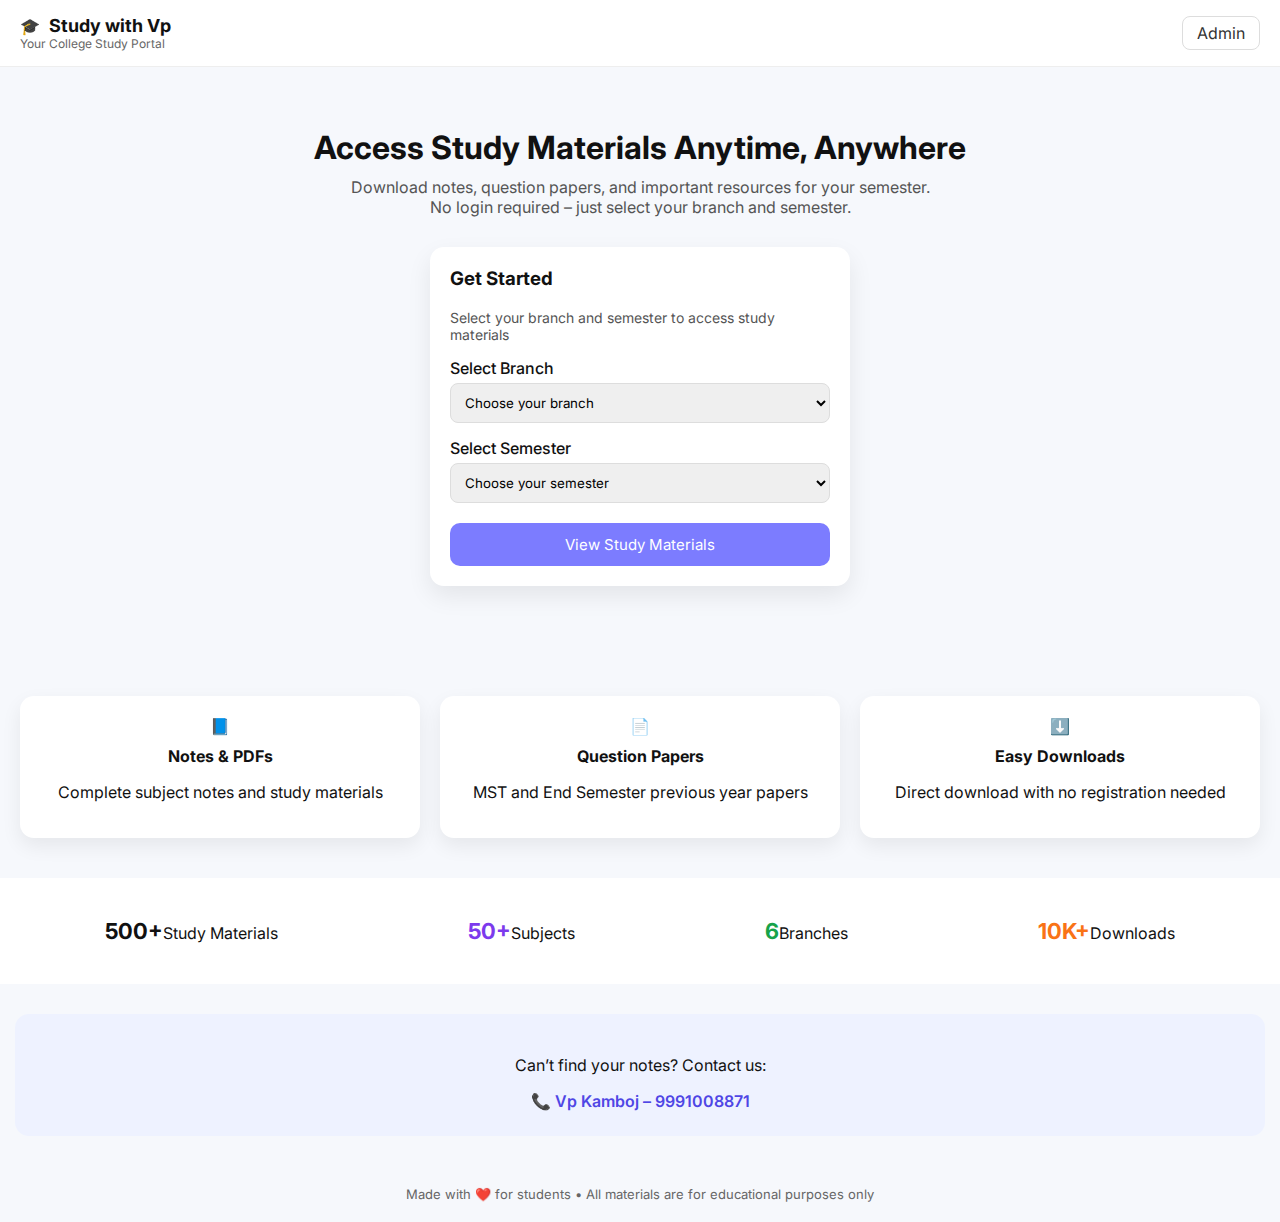
<file: index.html>
<!DOCTYPE html>
<html lang="en">
<head>
  <meta charset="UTF-8">
  <title>Study with Vp</title>
  <meta name="viewport" content="width=device-width, initial-scale=1.0">

  <!-- Google Font -->
  <link href="https://fonts.googleapis.com/css2?family=Inter:wght@400;500;600;700&display=swap" rel="stylesheet">

  <link rel="stylesheet" href="css/style.css">
</head>
<body>

<!-- NAVBAR -->
<header class="navbar">
  <div class="nav-left">
    🎓 <span>Study with Vp</span>
    <small>Your College Study Portal</small>
  </div>
  <a href="admin.html" class="admin-btn">Admin</a>
</header>

<!-- HERO -->
<section class="hero">
  <h1>Access Study Materials Anytime, Anywhere</h1>
  <p>
    Download notes, question papers, and important resources for your semester.
    <br>No login required – just select your branch and semester.
  </p>

  <!-- CARD -->
  <div class="card">
    <h3>Get Started</h3>
    <p class="muted">Select your branch and semester to access study materials</p>

    <label>Select Branch</label>
    <select id="branch">
      <option value="">Choose your branch</option>
      <option value="civil">Civil</option>
      <option value="mechanical">Mechanical</option>
      <option value="cse">CSE</option>
    </select>

    <label>Select Semester</label>
    <select id="semester">
      <option value="">Choose your semester</option>
      <option value="Sem 1">Sem 1</option>
      <option value="Sem 2">Sem 2</option>
      <option value="Sem 3">Sem 3</option>
      <option value="Sem 4">Sem 4</option>
    </select>

    <button onclick="go()">View Study Materials</button>
  </div>
</section>

<!-- FEATURES -->
<section class="features">
  <div class="feature">
    📘
    <h4>Notes & PDFs</h4>
    <p>Complete subject notes and study materials</p>
  </div>

  <div class="feature">
    📄
    <h4>Question Papers</h4>
    <p>MST and End Semester previous year papers</p>
  </div>

  <div class="feature">
    ⬇️
    <h4>Easy Downloads</h4>
    <p>Direct download with no registration needed</p>
  </div>
</section>

<!-- STATS -->
<section class="stats">
  <div><b>500+</b><span>Study Materials</span></div>
  <div><b class="purple">50+</b><span>Subjects</span></div>
  <div><b class="green">6</b><span>Branches</span></div>
  <div><b class="orange">10K+</b><span>Downloads</span></div>
</section>

<!-- CONTACT -->
<section class="contact">
  <p>Can’t find your notes? Contact us:</p>
  <a href="tel:9991008871">📞 Vp Kamboj – 9991008871</a>
</section>

<!-- FOOTER -->
<footer>
  Made with ❤️ for students • All materials are for educational purposes only
</footer>

<script>
function go() {
  const b = branch.value;
  const s = semester.value;
  if (!b || !s) {
    alert("Please select branch and semester");
    return;
  }
  location.href = `subjects.html?b=${b}&s=${s}`;
}
</script>

</body>
</html>
</file>
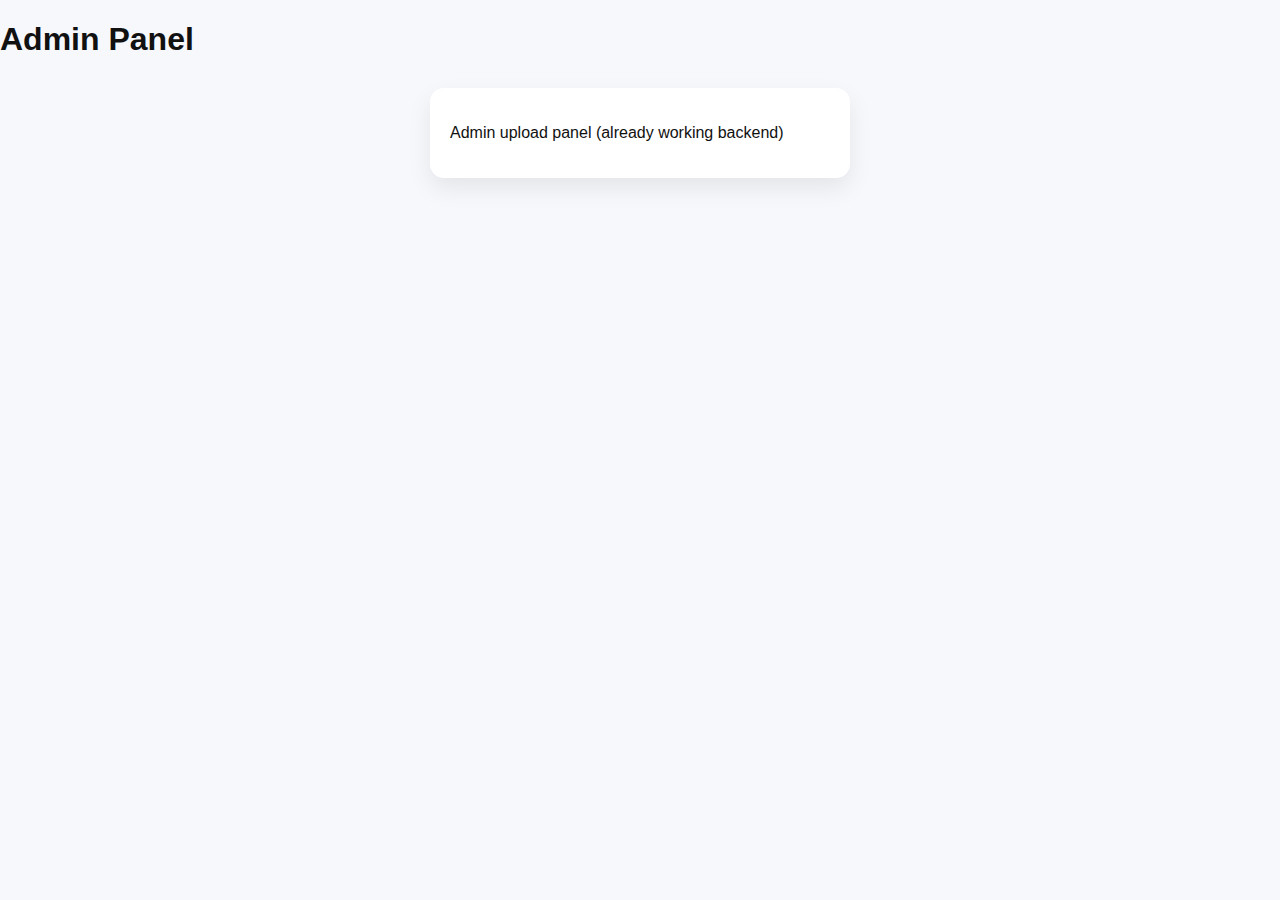
<file: admin.html>
<!DOCTYPE html>
<html>
<head>
  <title>Admin Upload</title>
  <link rel="stylesheet" href="css/style.css">
</head>
<body>

<div class="header">
  <h1>Admin Panel</h1>
</div>

<div class="container">
  <div class="card">
    <p>Admin upload panel (already working backend)</p>
  </div>
</div>

</body>
</html>
</file>
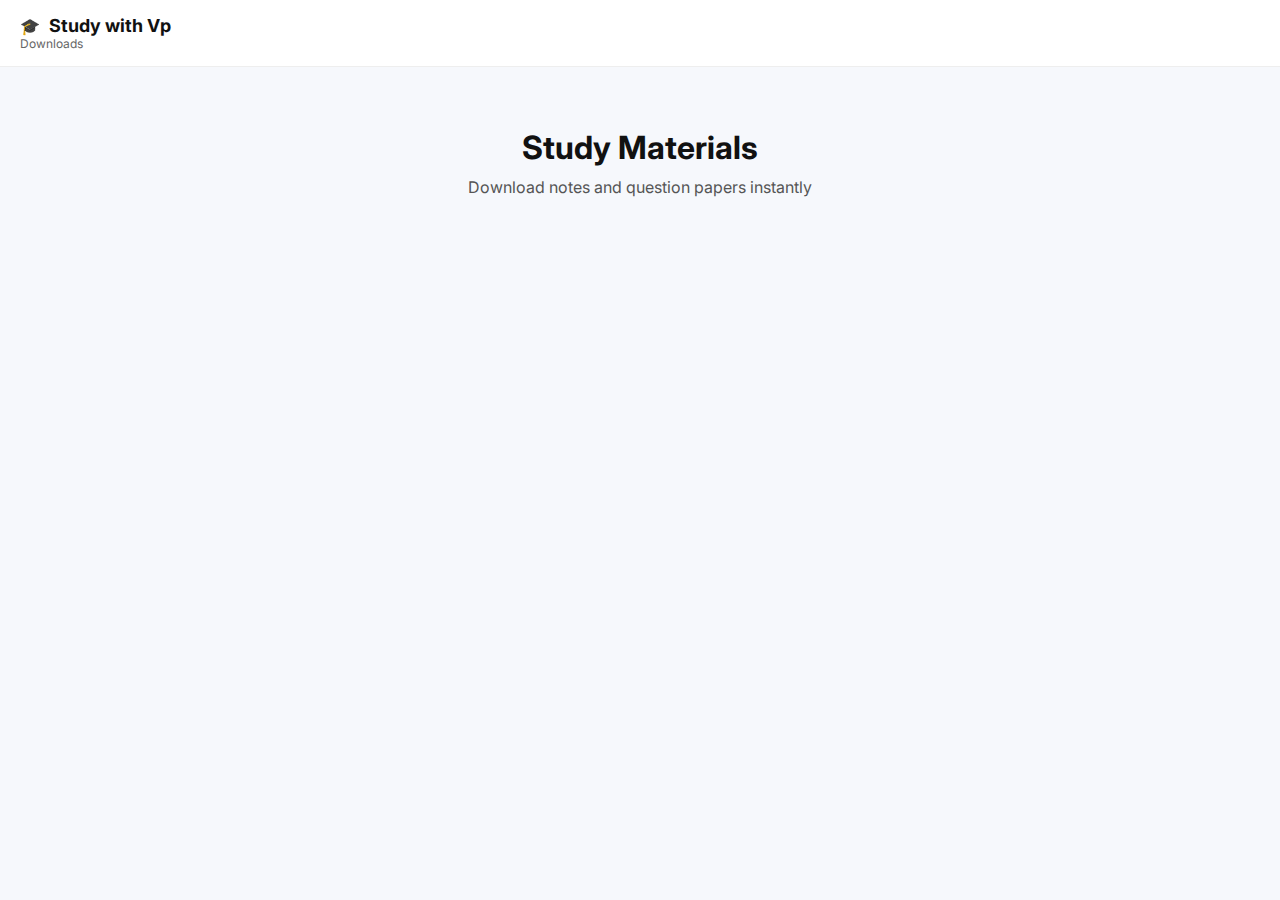
<file: files.html>
<!DOCTYPE html>
<html lang="en">
<head>
  <meta charset="UTF-8">
  <title>Study Materials</title>
  <meta name="viewport" content="width=device-width, initial-scale=1.0">
  <link href="https://fonts.googleapis.com/css2?family=Inter:wght@400;500;600;700&display=swap" rel="stylesheet">
  <link rel="stylesheet" href="css/style.css">
</head>
<body>

<header class="navbar">
  <div class="nav-left">
    🎓 <span>Study with Vp</span>
    <small>Downloads</small>
  </div>
</header>

<section class="hero">
  <h1>Study Materials</h1>
  <p>Download notes and question papers instantly</p>
</section>

<section class="features" id="fileList">
  <!-- Files load here -->
</section>

<script>
const params = new URLSearchParams(location.search);
const branch = params.get("b");
const sem = params.get("s");
const subject = params.get("sub");

fetch("https://college-notes-backend-production.up.railway.app/files")
.then(res => res.json())
.then(data => {
  const files = data.filter(f =>
    f.branch === branch &&
    f.semester === sem &&
    f.subject === subject
  );

  const container = document.getElementById("fileList");

  files.forEach(f => {
    container.innerHTML += `
      <div class="feature">
        ⬇️
        <h4>${f.filename}</h4>
        <p>${f.type.toUpperCase()}</p>
        <a href="https://college-notes-backend-production.up.railway.app/uploads/${f.branch}/${f.filename}" download>
          Download PDF
        </a>
      </div>
    `;
  });
});
</script>

</body>
</html>
</file>
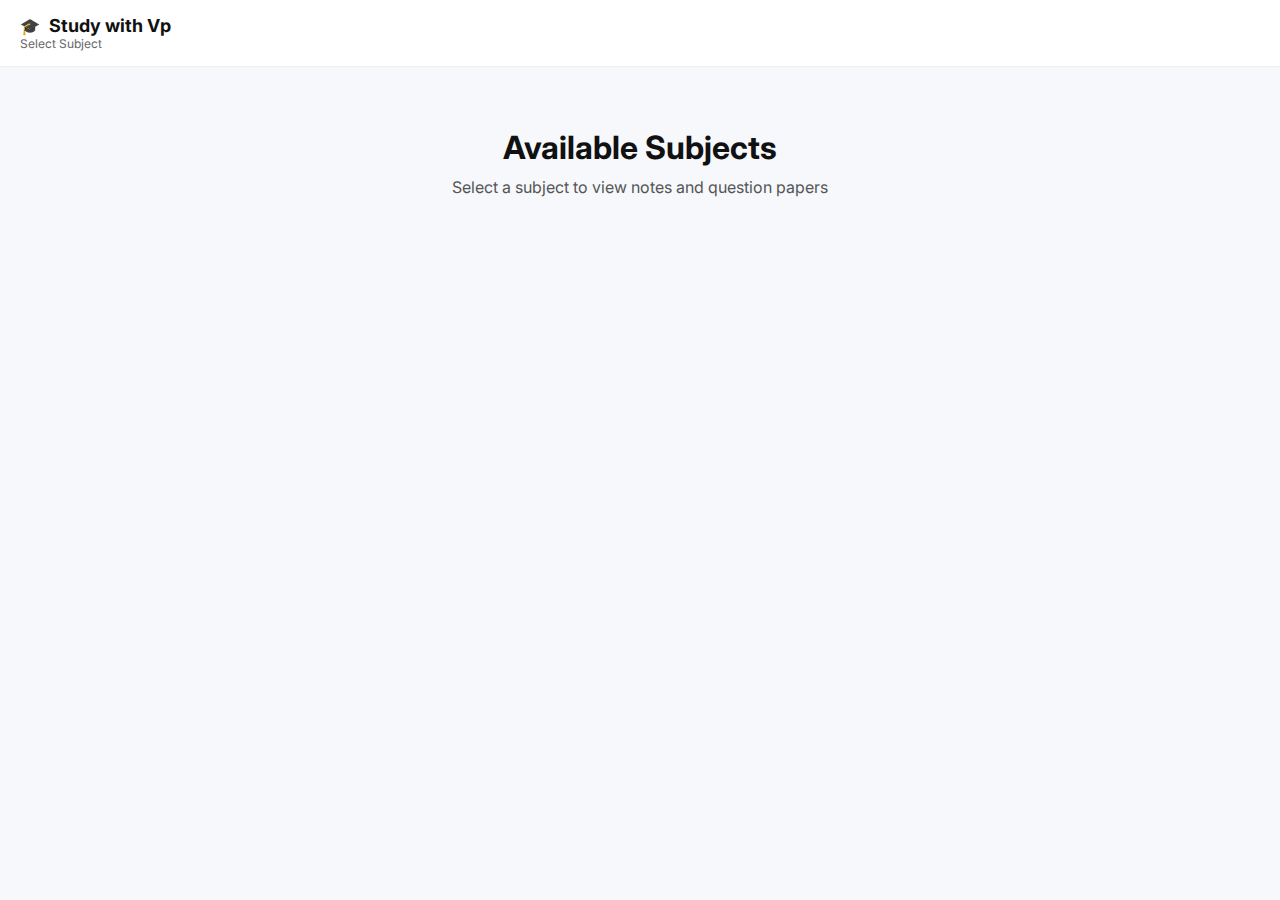
<file: subjects.html>
<!DOCTYPE html>
<html lang="en">
<head>
  <meta charset="UTF-8">
  <title>Subjects</title>
  <meta name="viewport" content="width=device-width, initial-scale=1.0">
  <link href="https://fonts.googleapis.com/css2?family=Inter:wght@400;500;600;700&display=swap" rel="stylesheet">
  <link rel="stylesheet" href="css/style.css">
</head>
<body>

<header class="navbar">
  <div class="nav-left">
    🎓 <span>Study with Vp</span>
    <small>Select Subject</small>
  </div>
</header>

<section class="hero">
  <h1>Available Subjects</h1>
  <p>Select a subject to view notes and question papers</p>
</section>

<section class="features" id="subjectList">
  <!-- Subjects load here -->
</section>

<script>
const params = new URLSearchParams(location.search);
const branch = params.get("b");
const sem = params.get("s");

fetch("https://college-notes-backend-production.up.railway.app/files")
.then(res => res.json())
.then(data => {
  const subjects = [...new Set(
    data.filter(d => d.branch === branch && d.semester === sem)
        .map(d => d.subject)
  )];

  const container = document.getElementById("subjectList");

  subjects.forEach(sub => {
    container.innerHTML += `
      <div class="feature" onclick="openFiles('${sub}')">
        📚
        <h4>${sub}</h4>
        <p>View notes & question papers</p>
      </div>
    `;
  });
});

function openFiles(sub) {
  location.href = `files.html?b=${branch}&s=${sem}&sub=${sub}`;
}
</script>

</body>
</html>
</file>
<file: css/style.css>
* {
  box-sizing: border-box;
  font-family: 'Inter', sans-serif;
}

body {
  margin: 0;
  background: #f6f8fc;
  color: #111;
}

/* NAVBAR */
.navbar {
  background: white;
  display: flex;
  justify-content: space-between;
  align-items: center;
  padding: 15px 20px;
  border-bottom: 1px solid #eee;
}

.nav-left span {
  font-weight: 700;
  font-size: 18px;
  margin-left: 5px;
}

.nav-left small {
  display: block;
  font-size: 12px;
  color: #666;
}

.admin-btn {
  border: 1px solid #ddd;
  padding: 6px 14px;
  border-radius: 8px;
  text-decoration: none;
  color: #333;
}

/* HERO */
.hero {
  text-align: center;
  padding: 40px 15px;
}

.hero h1 {
  font-size: 32px;
  margin-bottom: 10px;
}

.hero p {
  color: #555;
  max-width: 650px;
  margin: auto;
}

/* CARD */
.card {
  background: white;
  max-width: 420px;
  margin: 30px auto;
  padding: 20px;
  border-radius: 14px;
  box-shadow: 0 10px 25px rgba(0,0,0,0.08);
  text-align: left;
}

.card h3 {
  margin-top: 0;
}

.muted {
  color: #666;
  font-size: 14px;
}

label {
  display: block;
  margin-top: 15px;
  font-weight: 500;
}

select {
  width: 100%;
  padding: 10px;
  margin-top: 5px;
  border-radius: 8px;
  border: 1px solid #ddd;
}

button {
  margin-top: 20px;
  width: 100%;
  padding: 12px;
  background: #7c7cff;
  border: none;
  border-radius: 10px;
  color: white;
  font-size: 15px;
  cursor: pointer;
}

button:hover {
  background: #5f5fdc;
}

/* FEATURES */
.features {
  display: grid;
  grid-template-columns: repeat(auto-fit, minmax(220px, 1fr));
  gap: 20px;
  padding: 40px 20px;
}

.feature {
  background: white;
  padding: 20px;
  border-radius: 14px;
  box-shadow: 0 8px 20px rgba(0,0,0,0.07);
  text-align: center;
}

.feature h4 {
  margin: 10px 0 5px;
}

/* STATS */
.stats {
  display: flex;
  justify-content: space-around;
  padding: 30px 10px;
  background: white;
  flex-wrap: wrap;
}

.stats div {
  text-align: center;
  margin: 10px;
}

.stats b {
  font-size: 22px;
}

.purple { color: #7c3aed; }
.green { color: #16a34a; }
.orange { color: #f97316; }

/* CONTACT */
.contact {
  background: #eef2ff;
  text-align: center;
  padding: 25px;
  margin: 30px 15px;
  border-radius: 14px;
}

.contact a {
  color: #4f46e5;
  text-decoration: none;
  font-weight: 600;
}

/* FOOTER */
footer {
  text-align: center;
  padding: 20px;
  font-size: 13px;
  color: #666;
}
</file>
